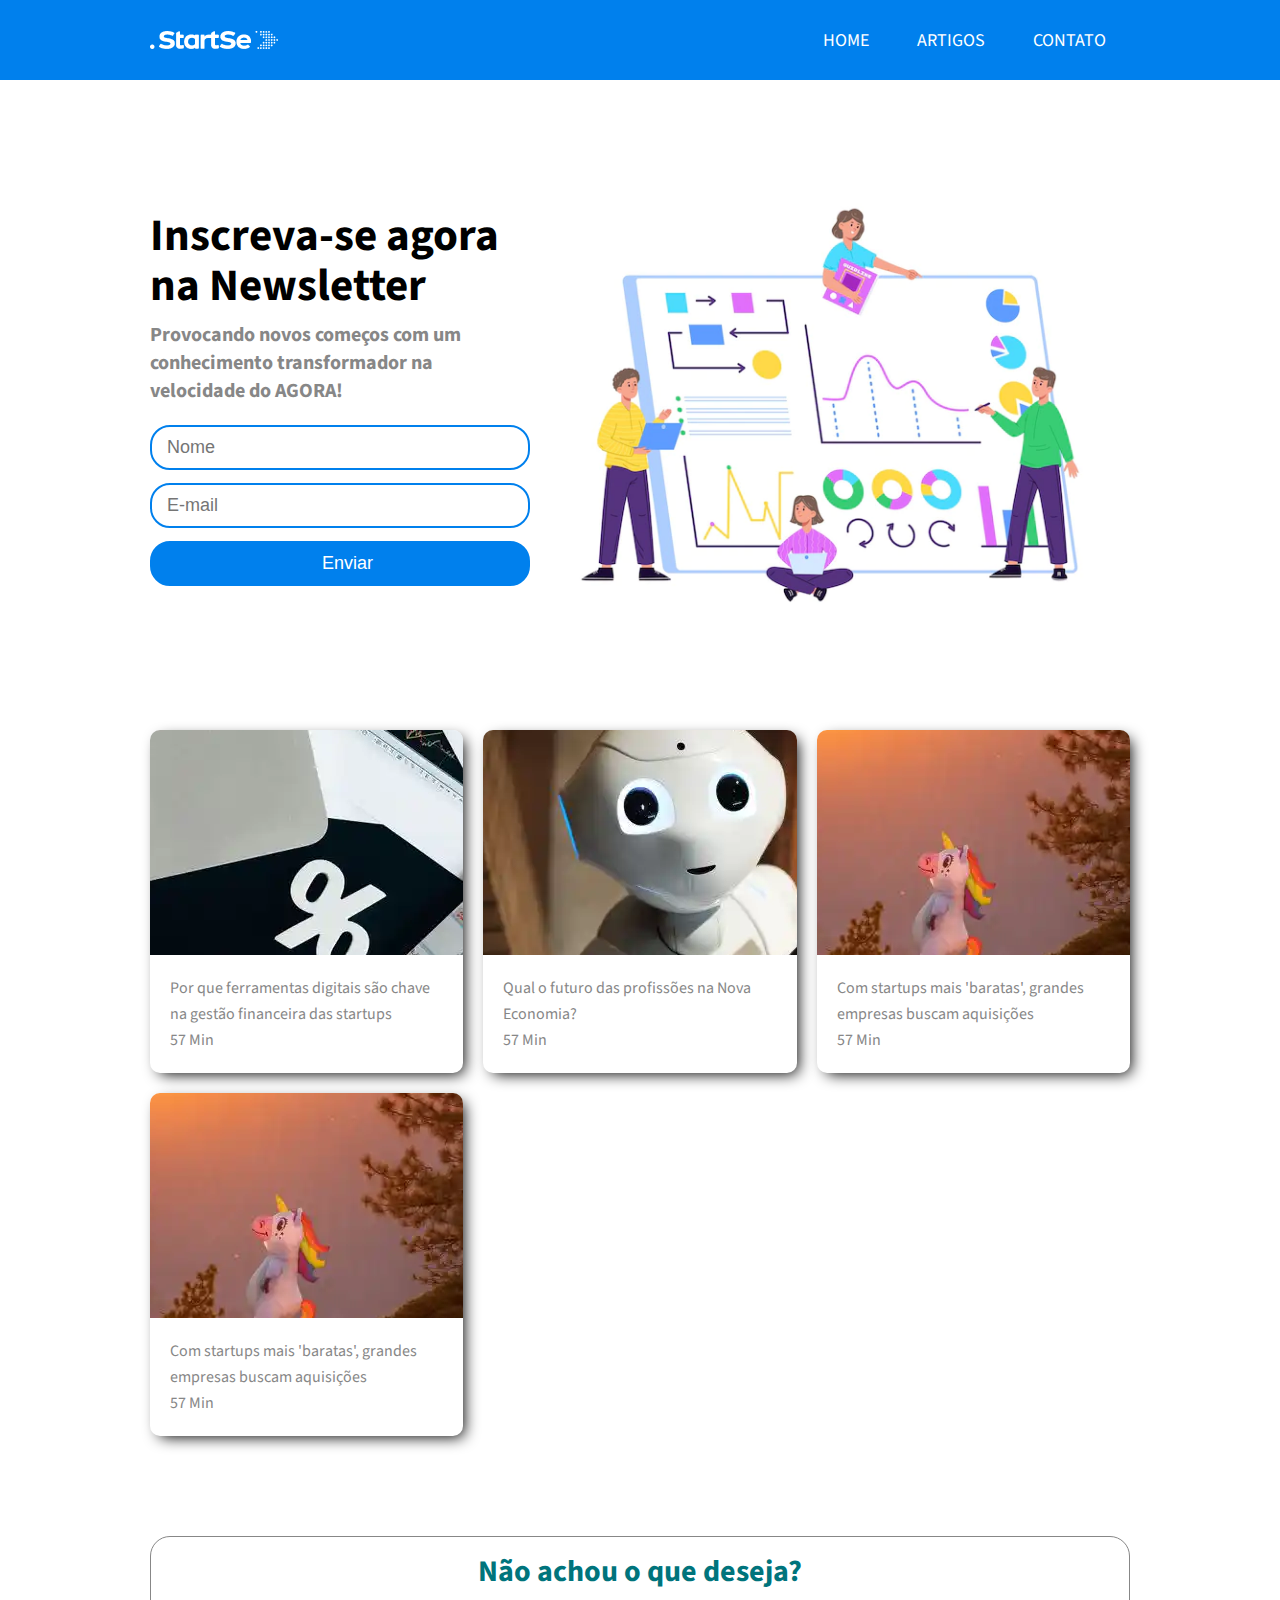
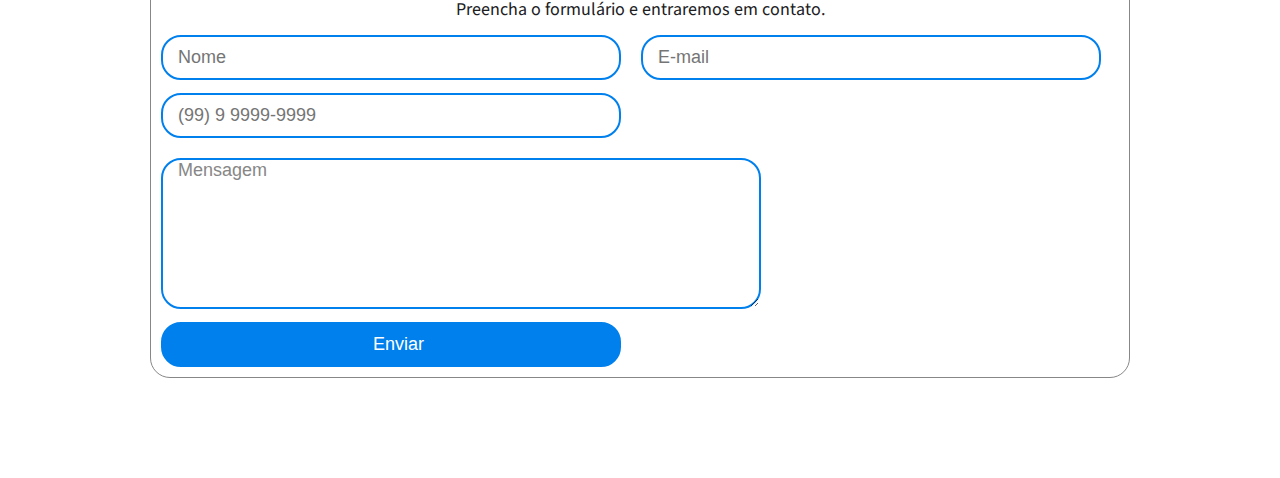
<file: Desafio2/index.html>
<!DOCTYPE html>
<html lang="pt-br">
<head>
    <meta charset="UTF-8">
    <meta http-equiv="X-UA-Compatible" content="IE=edge">
    <meta name="viewport" content="width=device-width, initial-scale=1.0">
    <title>StartSe</title>
    <link rel="shortcut icon" href="images/favicon.ico" type="image/x-icon">
    <link rel="stylesheet" href="estilo/style.css">
    <link rel="stylesheet" href="estilo/responsive.css">
</head>
<body>
    <header>
        <section class="container">
            <img src="images/image.png" alt="logo">
            <section class="menu-section">
                <section class="container-menu">
                    <input type="checkbox" id="checkbox-menu">
                    <label class="menu-button-container" for="checkbox-menu">
                        <span></span>
                        <span></span>
                        <span></span>
                    </label>
                    <nav>
                        <ul class="menu">
                            <li><a href="#home">Home</a></li>
                            <li><a href="#artigos">Artigos</a></li>
                            <li><a href="#form">Contato</a></li>
                        </ul>
                    </nav>
                </section>
            </section>
        </section>
    </header>
    <main id="home">
        <section class="container-main">
            <div>
                <h2><span>Inscreva-se agora</span></h2>
                <h2>na Newsletter</h2>
                <h3>Provocando novos começos com um conhecimento transformador na velocidade do AGORA!</h3>
                <form action="" id="formu">
                    <input type="text" placeholder="Nome">
                    <input type="email" placeholder="E-mail">
                    <input type="submit" value="Enviar" id="botao">
                </form>
            </div>
            <img src="images/register.webp" alt="">
        </section>
    </main>
    <section class="cards" id="artigos">
        <a href="https://www.startse.com/artigos/ferramentas-digitais-sao-chave-na-gestao-financeira-das-startups">
            <div class="card">
                <div class="image">
                    <img src="images/comp.webp" alt="">
                </div>
            
                <div class="content">
                    <p class="title text--medium">Por que ferramentas digitais são chave na gestão financeira das startups</p> <!--Este parágrafo possui 2 classes: title e text--medium-->
                    <div class="info">
                        <p class="text--medium">57 Min</p>
                    </div>
                </div>
            </div>
        </a>
        <a href="artigo/artigo_one/artigo01.html">
            <div class="card">
                <div class="image">
                    <img src="images/futuro.webp" alt="">
                </div>
            
                <div class="content">
                    <p class="title text--medium">Qual o futuro das profissões na Nova Economia?</p>
                    <div class="info">
                        <p class="text--medium">57 Min</p>
                    </div>
                </div>
            </div>
        </a>
        <div class="card">
            <div class="image">
                <img src="images/unicornio.webp" alt="">
            </div>
        
            <div class="content">
                <p class="title text--medium">Com startups mais 'baratas', grandes empresas buscam aquisições</p>
                <div class="info">
                    <p class="text--medium">57 Min</p>
                </div>
            </div>
        </div>
        <div class="card">
            <div class="image">
                <img src="images/unicornio.webp" alt="">
            </div>
        
            <div class="content">
                <p class="title text--medium">Com startups mais 'baratas', grandes empresas buscam aquisições</p>
                <div class="info">
                    <p class="text--medium">57 Min</p>
                </div>
            </div>
        </div>
    </section>
    <section id="form">
        <div class="texto">
            <h2>Não achou o que deseja?</h2>
            <p>Preencha o formulário e entraremos em contato.</p>
        </div>
        <div class="formulario">
            <form action="" id="formular">
                <input type="text" placeholder="Nome" class="infone" id="nome">
                <input type="email" placeholder="E-mail" class="infone"><br>
                <input type="tel" placeholder="(99) 9 9999-9999"  class="infone" id="tel"><br>
                <textarea name="mensagem" id="msg" cols="60" rows="7">Mensagem</textarea>
                <input type="submit" value="Enviar" id="bot">
            </form>
        </div>
        
    </section>
</body>
</html>
</file>
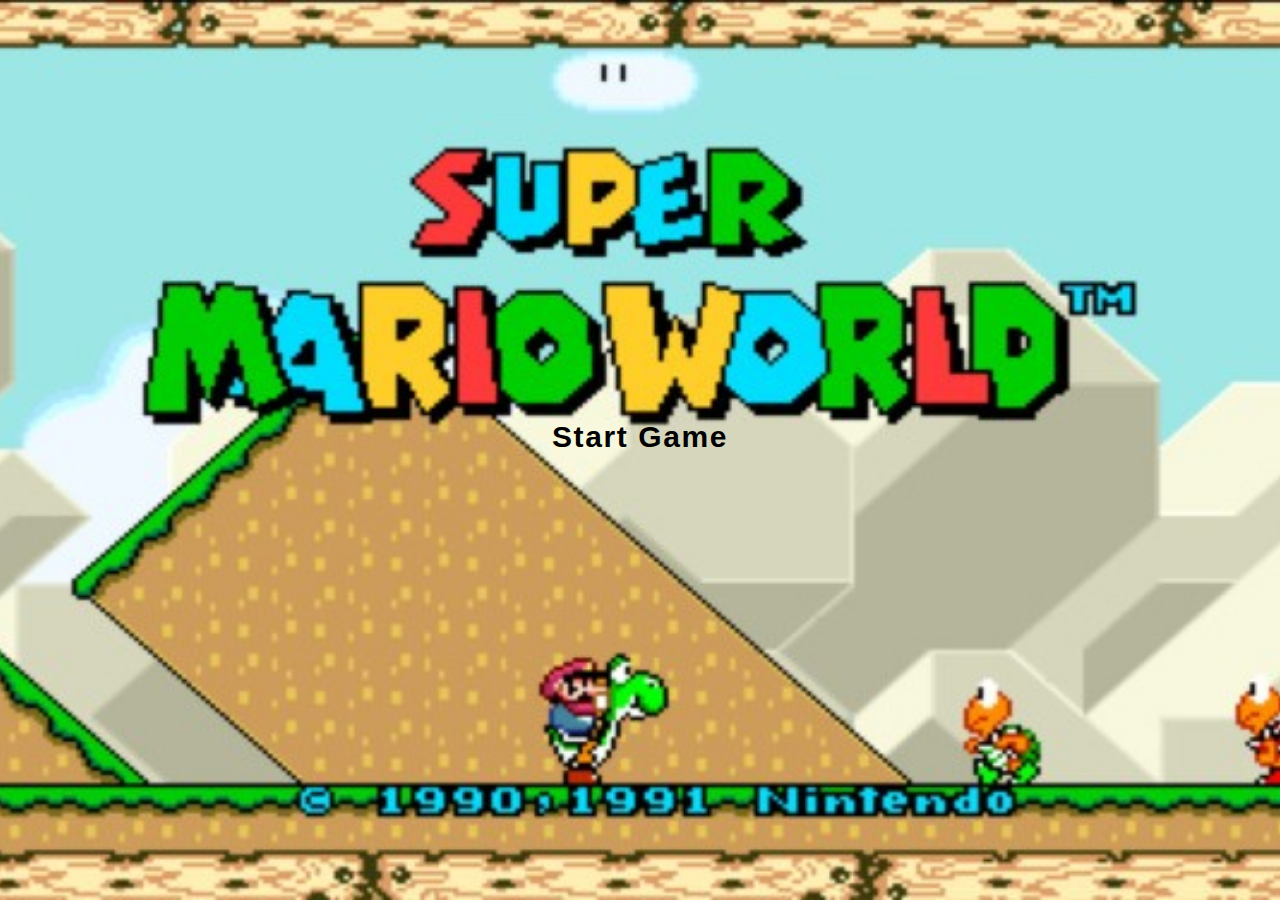
<file: Desafio3/index.html>
<!DOCTYPE html>
<html lang="pt-br">

<head>
    <meta charset="UTF-8">
    <meta http-equiv="X-UA-Compatible" content="IE=edge">
    <meta name="viewport" content="width=device-width, initial-scale=1.0">
    <title>Super Mario</title>
    <style>
        * {
            margin: 0px;
            padding: 0px;
        }

        div.container {
            background-image: url('imagens/menuimg.jpg');
            background-position: center center;
            background-repeat: no-repeat;
            background-size: cover;
            background-attachment: fixed;
            height: 100vh;
            width: 100vw;
            display: flex;
            justify-content: center;
        }

        .start {
            width: 180px;
            height: 50px;
            color: black;
            font-family: 'Kdam Thmor Pro', sans-serif;
            font-weight: bold;
            font-size: 30px;
            text-decoration: none;
            letter-spacing: 0.1rem;
            text-align: center;
            margin-top: 400px;
            padding-top: 20px;
            border-radius: 10px;
            transition: 0.5s;
        }

        .start:hover {
            color: red;
            background: rgba(255, 255, 255, 0.26);
        }
    </style>
</head>

<body>
    <div class="container">
        <a href="game.html" class="start">Start Game</a>
        <audio id="menuAudio" src="audio/smw_game_over.wav" autoplay></audio>
    </div>
    
</body>
<script>
    const musicTheme = document.querySelector('#menuAudio')
    musicTheme.play()
</script>
</html>
</file>
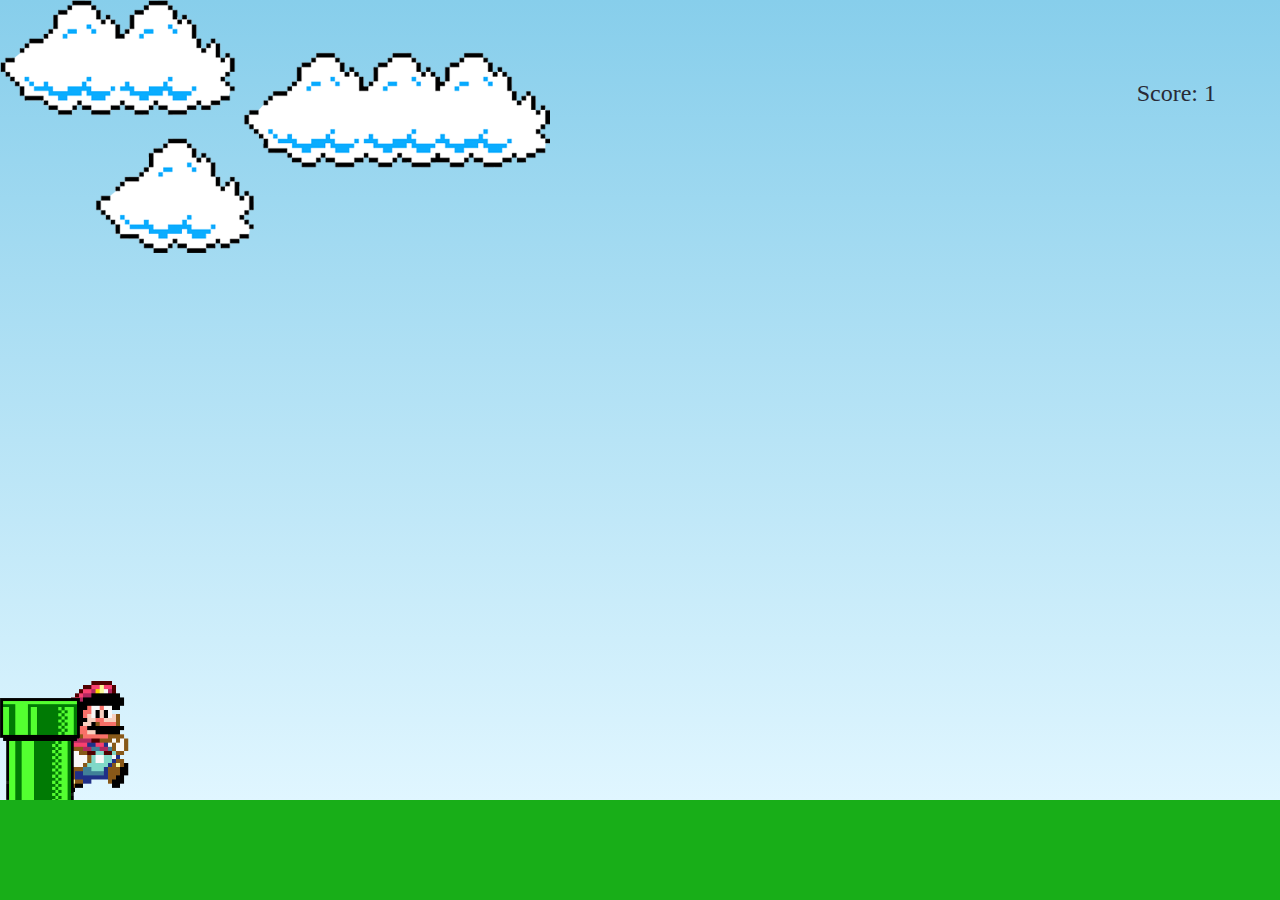
<file: Desafio3/game.html>
<!DOCTYPE html>
<html lang="pt-br">
<head>
    <meta charset="UTF-8">
    <meta http-equiv="X-UA-Compatible" content="IE=edge">
    <meta name="viewport" content="width=device-width, initial-scale=1.0">
    <title>Super Mario</title>
    <link rel="stylesheet" href="estilo/style.css">
</head>
<body>
    <div class="game">
        <div>
            <img src="imagens/clouds-gamer.png" class="cloud-game">
            <img src="imagens/super-mario.gif" class="super-mario">
            <img src="imagens/pipe-game.png" class="pipe-game">
            <input id="restart" type="button" value="Restart" onClick="document.location.reload(true)">
            <div id="score">Score: 0</div>
            <div id="gameOver"><img src="imagens/gameover.gif" id="gif"></div>
            <div id="menu"><a href="index.html">Voltar ao menu</a></div>
            <audio id="audioJump" src="audio/smw_jump.wav"></audio>
            <audio id="audioMorte" src="audio/smw_lost_a_life.wav"></audio>
            <audio id="musictheme" src="audio/smw_overworld.mp3" autoplay></audio>

        </div>
    </div>
    
    <script src="javascript/script.js"></script>
</body>
</html>
</file>
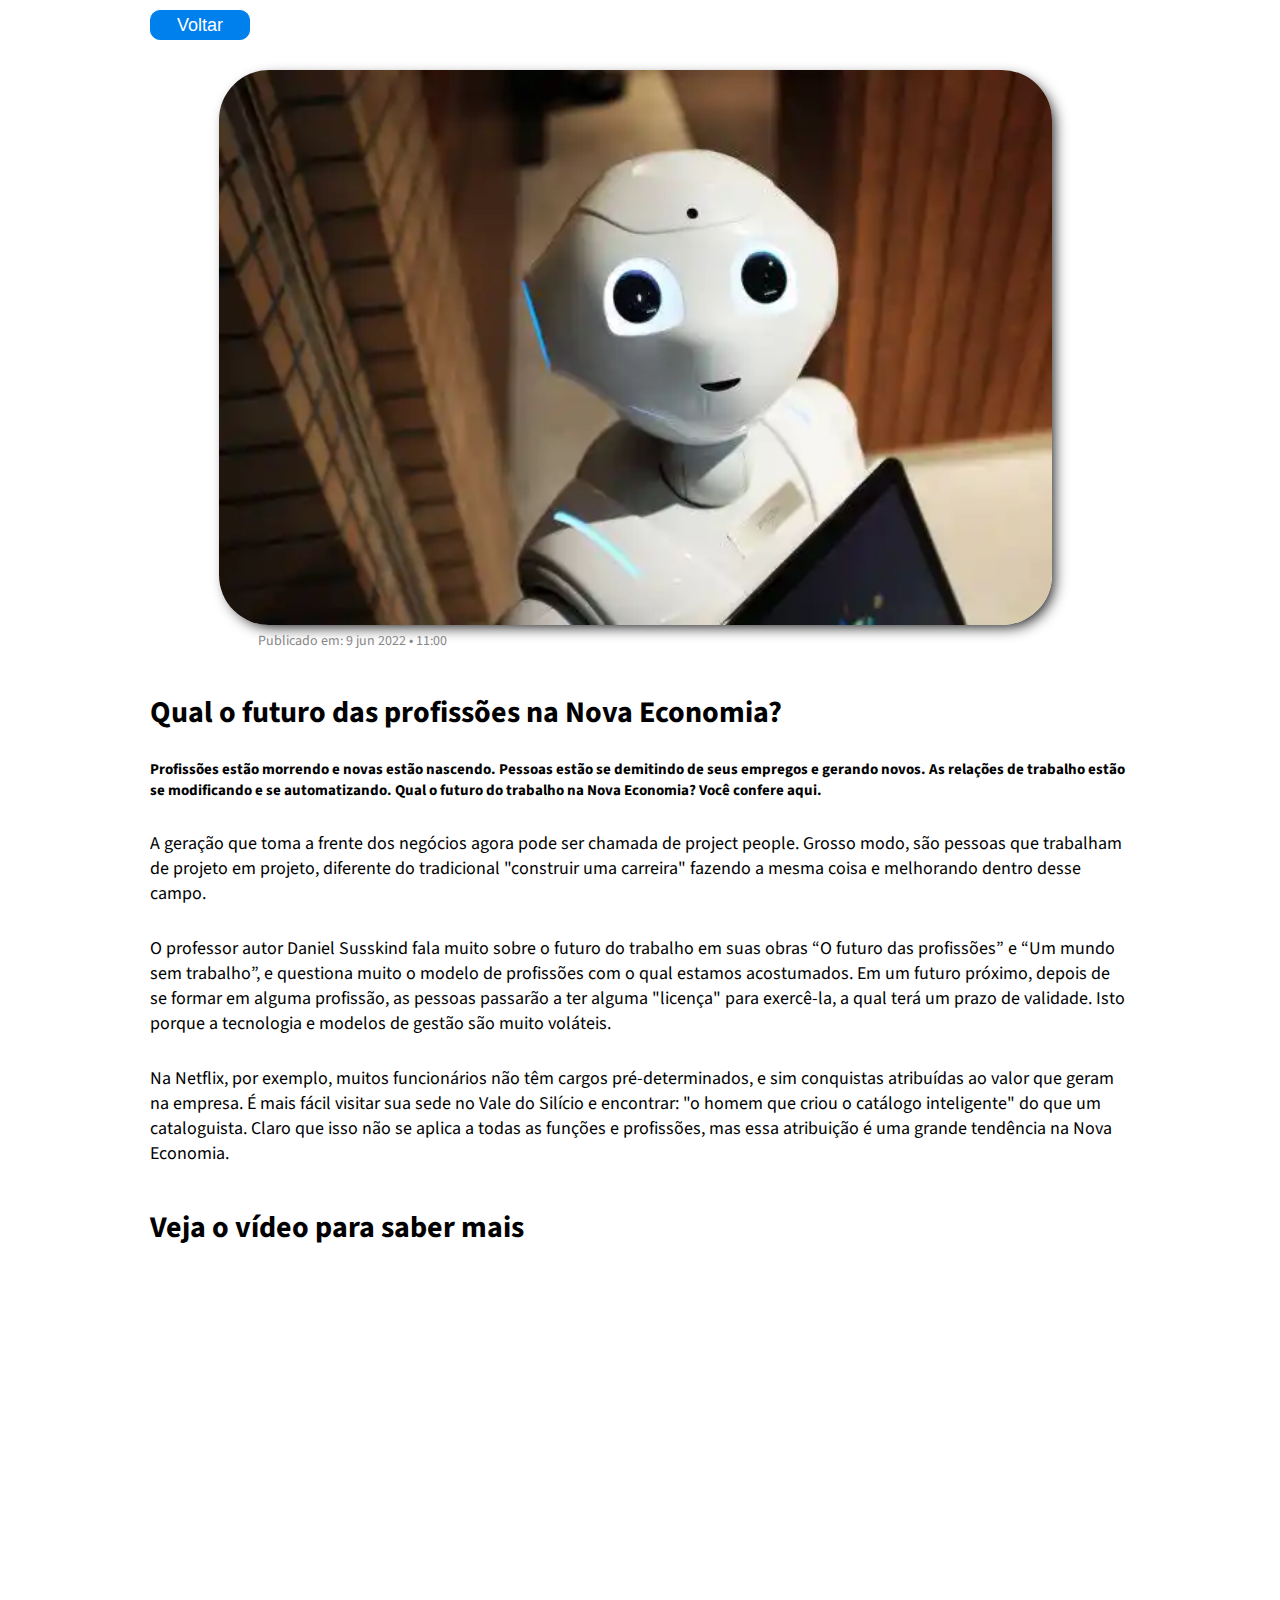
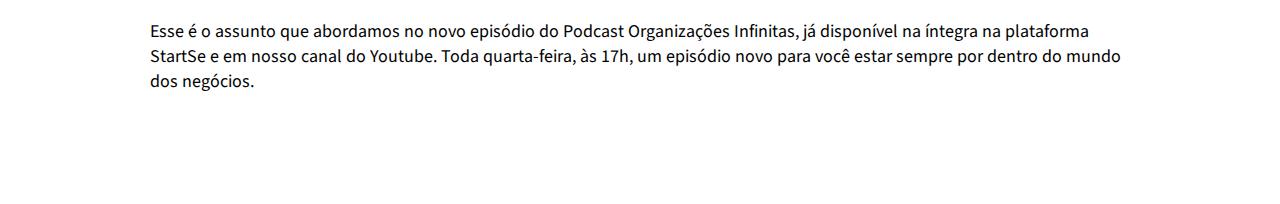
<file: Desafio2/artigo/artigo_one/artigo01.html>
<!DOCTYPE html>
<html lang="pt-br">
<head>
    <meta charset="UTF-8">
    <meta http-equiv="X-UA-Compatible" content="IE=edge">
    <meta name="viewport" content="width=device-width, initial-scale=1.0">
    <link rel="shortcut icon" href="../../images/favicon.ico" type="image/x-icon">
    <link rel="stylesheet" href="artigo_style.css">
    <title>Qual o futuro das profissões na Nova Economia?</title>
</head>
<body>
    <section>
        <div>
            <a href="../../index.html"><button>Voltar</button></a>
        </div>
        <img src="../../images/futuro.webp" alt="">
        <p class="publication">Publicado em: 9 jun 2022 • 11:00</p>
        <h1>Qual o futuro das profissões na Nova Economia?</h1>
        <h5>Profissões estão morrendo e novas estão nascendo. Pessoas estão se demitindo de seus empregos e gerando novos. As relações de trabalho estão se modificando e se automatizando. Qual o futuro do trabalho na Nova Economia? Você confere aqui.</h5>
        <p>A geração que toma a frente dos negócios agora pode ser chamada de project people. Grosso modo, são pessoas que trabalham de projeto em projeto, diferente do tradicional "construir uma carreira" fazendo a mesma coisa e melhorando dentro desse campo.</p>
        <p>O professor autor Daniel Susskind fala muito sobre o futuro do trabalho em suas obras “O futuro das profissões” e “Um mundo sem trabalho”, e questiona muito o modelo de profissões com o qual estamos acostumados. Em um futuro próximo, depois de se formar em alguma profissão, as pessoas passarão a ter alguma "licença" para exercê-la, a qual terá um prazo de validade. Isto porque a tecnologia e modelos de gestão são muito voláteis.</p>
        <p>Na Netflix, por exemplo, muitos funcionários não têm cargos pré-determinados, e sim conquistas atribuídas ao valor que geram na empresa. É mais fácil visitar sua sede no Vale do Silício e encontrar: "o homem que criou o catálogo inteligente" do que um cataloguista. Claro que isso não se aplica a todas as funções e profissões, mas essa atribuição é uma grande tendência na Nova Economia.</p>
        <h2>Veja o vídeo para saber mais</h2>
        <div class="content-video">
            <iframe width="560" height="315" src="https://www.youtube.com/embed/3TuyVu5RicM" title="YouTube video player" frameborder="0" allow="accelerometer; autoplay; clipboard-write; encrypted-media; gyroscope; picture-in-picture" allowfullscreen></iframe>
        </div>
        <p>Esse é o assunto que abordamos no novo episódio do Podcast Organizações Infinitas, já disponível na íntegra na plataforma StartSe e em nosso canal do Youtube. Toda quarta-feira, às 17h, um episódio novo para você estar sempre por dentro do mundo dos negócios.</p>
    </section>
</body>
</html>
</file>
<file: Desafio2/estilo/style.css>
@charset "UTF-8";
@import url('https://fonts.googleapis.com/css2?family=Source+Sans+Pro:ital,wght@0,300;0,400;0,700;1,400&display=swap');

:root {
    --fonte1: Arial, Helvetica, sans-serif;
    --fonte2: 'Source Sans Pro', sans-serif;
    --cor1: #0080ed;
    --cor2: #00747C;
    --cor3: #0094C9;
    --cor4: #878787;
    --cor5: #202022;
}

* {
    box-sizing: border-box;
    margin: 0px;
    padding: 0px;
    outline: 0px;
}

html, body {
    font-family: var(--fonte2);
    text-rendering: optimizeLegibility;  /* Ajuda a manter a legibilidade boa, quando da zoom por exemplo */
    -webkit-font-smoothing: antialiased; /* Ajuda a manter a legibilidade boa, quando da zoom por exemplo */
}

/*HEADER*/

header {
    background-color: var(--cor1);
}

#checkbox-menu {
    display: none;
}

header .container {
    display: flex; /*Os elementos tem comportamento inline. Ficam do lado do outro. Ajuda na responsividade*/
    align-items: center;
    justify-content: space-between; /* A propriedade justify-content alinha os itens do contêiner flexível quando os itens não usam todo o espaço disponível no eixo principal (horizontal). O space-between faz com que os itens tenham espaço entre eles */
    max-width: 980px; /*Quando a tela fica mais de 980px, evita o menu de ficar no extremo canto direito*/
    height: 80px;
    margin: auto; /*Centraliza os emelentos na horizontal. Com o max-width, os elementos do meu e a logo da stratse não ficam nos extremos da tela quando passa de 980px*/
}

header .container img {
    cursor: pointer;
}

header nav ul {
    display: flex;
}

header nav ul li {
    list-style: none;
}

header nav ul li a {
    text-decoration: none;
    color: white;
    text-transform: uppercase;
    font-size: 18px;
    padding: 24px;
    transition: all 250ms linear 0s; /*A propriedade de transição é uma propriedade abreviada para: transition-property, transition-duration, transition-timing-function, transition-delay. Vai fazer uma animação nos links do menu quando entra ou atualiza a página*/
}

header nav ul li a:hover {
    background-color: rgba(255, 255, 255, 0.13);
}

/*MAIN*/

main {
    margin-bottom: 100px;
}

main .container-main {
    display: flex;
    align-items: center;
    justify-content: space-between;
    max-width: 980px;
    margin: 100px auto 0px auto;
}

main .container-main img {
    width: 600px;
}

h2 {
    color: black;
    font-size: 45px;
    line-height: 50px;
    font-weight: bold;
}

h3 {
    color: var(--cor4);
    font-size: 20px;
    line-height: 28px;
    margin: 10px 0px;
}

.container-main form {
    margin-top: 20px;
}

.container-main form input {
    width: 380px;
    padding-left: 15px;
    font-size: 18px;
    height: 45px;
    margin-bottom: 13px;
    border-radius: 20px;
    border: 2px solid var(--cor1);
}

form #botao {
    background-color: var(--cor1);
    color: white;
}

form #botao:hover {
    cursor: pointer;
    background-color: var(--cor3);
    transform: translateY(-2px);
}

/*SECTION CARDS*/
section a {
    text-decoration: none;
}

.cards {
    width: 90%;
    max-width: 980px;
    margin: auto;
    display: grid;
    grid-template-columns: repeat(auto-fit, minmax(250px, 1fr));
    grid-gap: 20px;
}

.text--medium {
    font-size: 16px;
    line-height: 26px;
    font-weight: 400;
    color: var(--cor4);
}

.card {
    display: flex;
    flex-direction: column; /*Os itens flexíveis são exibidos verticalmente, como uma coluna*/
    cursor: pointer;
    box-shadow: 5px 5px 15px -4px black;
    transition: all 0.3s ease 0s;
    border-radius: 10px;
}

.card:hover {
    transform: translateY(-7px); /*Faz o card subir o eixo y para cima quando o cursor estiver em cima*/
}

.image {
    width: 100%;
    padding-top: 56.25%;
    overflow: hidden; /*controlar o comportamento dos elementos de blocos (imagem aqui no caso) quando o conteúdo é maior do que os limites do elemento*/
    position: relative;
    border-radius: 10px 10px 0px 0px;
    height: 225px;
}

.image img {
    position: absolute;
    border-radius: 10px;
    top: 50%;
    left: 50%;
    transform: translate(-50%, -50%);
}

.content {
    margin: 20px;
}

.title {
    margin-bottom: 0px; /*Usando para nada*/
}

/*DESAFIO*/


#form {
    font-size: 100px;
    
    border: 1px solid var(--cor4);
    border-radius: 20px;
    margin: 100px auto;
    max-width: 980px;
    padding: 10px;
}

.formulario > form {
    line-height: 20px;
}

input.infone, input#bot {
    width: 460px;
    padding-left: 15px;
    font-size: 18px;
    height: 45px;
    border-radius: 20px;
    border: 2px solid var(--cor1);
}

input#bot {
    background-color: var(--cor1);
    color: white;
    cursor: pointer;
}

input#tel {
    margin-bottom: 20px;
}

#msg {
    width: 600px;
    font-family: var(--fonte1);
    font-size: 18px;
    padding-left: 15px;
    border-radius: 20px;
    border: 2px solid var(--cor1);
    color: var(--cor4);
}

section .texto {
    text-align: center;
}

section .texto > h2 {
    font-size: 0.3em;
    color: var(--cor2);
}

section .texto > p {
    font-size: 18px;
    color: var(--cor5);
}
</file>
<file: Desafio2/estilo/responsive.css>
@charset "UTF-8";

:root {
    --cor1: #0080ed;
    --cor2: #00747C;
    --cor3: #0094C9;
    --cor4: #878787;
    --cor5: #202022;
}

@media (max-width: 1000px) { /*Tudo isso será aplicado se a tela tiver uma largura menor que 1000px, ou seja, se a tela tiver uma largaura de até 1000px, tudo isso será aplicado*/
    .container {
        padding: 0px 20px;
    }
    
    main .container-main div {
        margin: auto;
    }
    
    main .container-main img {
        display: none;
    }

    h2 {
        margin-left: 50px;
    }

    div h3 {
        margin-left: 50px;
    }

    #formu {
        display: flex;
        flex-direction: column;        
        align-items: center;        
        width: 100%;        
        padding-top: 30px;
        text-align: center;        
    }

    
    /*
    section #form {
        height: 600px;
    }*/
}

@media (max-width: 980px) {
    #formu input {
        margin: 12px;
    }

    #formular {
        padding-top: 30px;
        text-align: center; 
    }
}

@media (max-width: 630px) {
    .menu-button-container {
        display: flex;
    }

    .menu {
        position: absolute;
        margin-top: 30px;
        flex-direction: column;
        width: 100vw; /*Faz o menu ocupar toda a largura da tela*/
        justify-content: center;
        align-items: center;
        left: 100%; /*Faz o menu ficar posicionado totalmente a esquerda quando acionado. Sem essa opção, o menu ficaria parte escondido não ficando alinhado a esquerda.*/
        transform: translateX(100vw); /*Ta jogando o menu mais ainda para a direita quando não aconado do menu*/
        transition: 0.5 ease transform; /*Nem to vendo diferença com esse comando*/
    }

    .menu > li {
        display: flex; /*Faz o menu ter as aplicabilidades de alinhamento horizontal e vertical*/
        justify-content: center; /*Nem to vendo função, os topicos do menu já estão centralizados sem esse comando*/
        margin: 0px; /*Nem o margin nem o padding está fazendo diferença*/
        padding: 0px;
        width: 100%; /*Fz cada item do menu ocupar toda a largura da tela. Esse comando é complementar ao width de cima*/
        color: white; /*Não faz diferença. A letra já está branca sem esse comando*/
        background-color: var(--cor1);
        border-radius: 5px;
    }

    .menu > li:not(:last-child) {
        border-bottom: 1px solid white; /*Aplica uma borda na parte inferior em todos os elementos do menu menos no último*/
    }

    .menu li a { 
        flex: 1; /*Deixa os links clicáveis em toda a extensão do menu*/
        text-align: center;
    }

    main .container-menu img {
        display: none; /*Ta fazendo nada isso. No main não tem container-menu. Tem apenas container-main*/
    }

    label {
        position: relative;
        cursor: pointer;
        display: block;
        height: 22px;
        width: 30px;
    }

    label span {
        position: absolute;
        display: block;
        height: 5px;
        width: 100%;
        background-color: white;
        border-radius: 30px;
        transition: 0.25s ease-in-out;
    }

    label span:nth-child(1) { /*Todos os 3 spans estão um em cima do outro. Essas definições deixam eles um em baixo do outro*/
        top: 0;
    }

    label span:nth-child(2) {
        top: 8px;
    }

    label span:nth-child(3) {
        top: 16px;
    }

    #checkbox-menu:checked + label span:nth-child(1) { /*Faz o span do topo rotacionar -45 graus quando clicado no menu das 3 barrinhas*/
        transform: rotate(-45deg);
        top: 8px;
    }

    #checkbox-menu:checked + label span:nth-child(2) { /*Faz o span do meio sumir quando clicado no menu das 3 barrinhas*/
        opacity: 0;
    }

    #checkbox-menu:checked + label span:nth-child(3) { /*Faz o span de baixo rotacionar 45 graus quando clicado no menu das 3 barrinhas*/
        transform: rotate(45deg);
        top: 8px;
    }

    nav.menu {
        width: 100%;
    }

    #checkbox-menu:checked~nav .menu {
        transform: translateX(-100vw);
        transition: 0.5s ease transform;
    }

    #msg {
        width: 400px;
        margin: auto;
    }
}
</file>
<file: Desafio3/estilo/style.css>
@charset "UTF-8";

* {
    margin: 0px;
    padding: 0px;
    box-sizing: border-box;
}

.game {
    width: 100%;
    height: 100vh;
    border-bottom: 100px solid rgb(24, 174, 24);
    margin: 0 auto;
    position: relative;
    overflow: hidden;
    background: linear-gradient(#87ceeb, #e0f6ff);
}

#score {
    position: absolute;
    left: 70% - 250px;
    top: 80px;
    right: 5%;
    font-size: 1.5em;
    color: #282a36;
}

#restart {
    position: absolute;
    background: none;
    border: none;
    font-size: 50px;
    left: 50%;
    top: 50%;
    transform: translate(-50%, 150%);
    width: 200px;
    cursor: pointer;
    color: black;
    transition: 0.5s;
    display: none;
}

#restart:hover {
    background: rgba(255, 255, 255, 0.356);
    color: red;
}

#gameOver {
    position: absolute;
    left: 50%;
    top: 50%;
    transform: translate(-50%, -50%);
    display: none;
}

#gif {
    width: 300px;
}

#menu {
    position: absolute;
    left: 50%;
    top: 50%;
    transform: translate(-50%, 100%);
    height: 200px;
}

#menu {
    display: none;
}

#menu a {
    text-decoration: none;
    color: rgb(206, 206, 4);
    font-family: 'Kdam Thmor Pro', sans-serif;
    font-size: 30px;
    transition: 0.5s;
}

#menu a:hover {
    font-weight: bold;
    text-shadow: 1px 1px 1px;
}

.pipe-game {
    position: absolute;
    bottom: 0px;
    width: 80px;
    animation: pipe-animation 1.5s infinite linear;
}

.super-mario {
    position: absolute;
    width: 150px;
    bottom: 0px;
}

.jump-mario {
    animation: mario-animation 500ms ease-out;
}

.mario-morte {
    animation: mario-death 2s forwards 1 linear,
    dissapear 0s ease;
}

.cloud-game {
    position: absolute;
    width: 550px;
    animation: cloud-animation 20s infinite linear;
}

@keyframes pipe-animation {
    from {
        right: -80px;
    }

    to {
        right: 100%;
    }
}

@keyframes cloud-animation {
    from {
        right: -550px
    }

    to {
        right: 100%
    }
}

@keyframes mario-animation {
    0% {
        bottom: 0px;
    }

    40% {
        bottom: 180px;
    }

    50% {
        bottom: 180px;
    }

    60% {
        bottom: 180px;
    }

    70% {
        bottom: 180px;
    }

    100% {
        bottom: 0px;
    }
}

@keyframes mario-death {
    0% {
        bottom: 0px;
    }

    10% {
        bottom: 100px;
    }

    20% {
        bottom: 100px;
    }

    30% {
        bottom: 100px;
    }

    40% {
        bottom: 100px;
    }

    50% {
        bottom: 0px;
    }

    60% {
        bottom: -200px;
    }

    70% {
        bottom: -200px;
    }

    80% {
        bottom: -200px;
    }

    100% {
        bottom: -200px;
    }
}
</file>
<file: Desafio2/artigo/artigo_one/artigo_style.css>
@charset "UTF-8";
@import url('https://fonts.googleapis.com/css2?family=Source+Sans+Pro:ital,wght@0,300;0,400;0,700;1,400&display=swap');

:root {
    --fonte1: Arial, Helvetica, sans-serif;
    --fonte2: 'Source Sans Pro', sans-serif;
    --cor1: #0080ed;
    --cor2: #00747C;
    --cor3: #0094C9;
    --cor4: #878787;
    --cor5: #202022;
}

* {
    box-sizing: border-box;
    margin: 0px;
    padding: 0px;
    outline: 0px;
}

html, body {
    font-family: var(--fonte2);
    text-rendering: optimizeLegibility;  /* Ajuda a manter a legibilidade boa, quando da zoom por exemplo */
    -webkit-font-smoothing: antialiased; /* Ajuda a manter a legibilidade boa, quando da zoom por exemplo */
}

section {
    max-width: 980px;
    margin: auto;
    transform: translateY(-10px);
}

button {
    width: 100px;
    height: 30px;
    margin: 20px 0px 30px 0px;
    border-radius: 10px;
    color: white;
    font-size: 18px;
    background-color: var(--cor1);
    border: 1px solid var(--cor1);
    cursor: pointer;
}

button:hover {
    background-color: var(--cor3);
    transform: translateY(-2px);
}

img {
    width: 85%;
    margin: 0 7%;
    border-radius: 50px;
    box-shadow: 5px 5px 15px -4px black;
    transition: all 0.6s ease 0s;
}

img:hover {
    transform: translateY(-7px);
}

.publication {
    font-size: 14px;
    margin: 0 0 0 11%;
    color: var(--cor4);
}

h1 {
    margin: 40px 0px 25px 0px;
    font-size: 30px;
}

h5 {
    margin: 15px 0px 15px 0px;
    font-size: 15px;
}

h2 {
    margin: 40px 0px 25px 0px;
    font-size: 30px;
}

p {
    margin-top: 30px;
    font-size: 18px;
}

p:last-child {
    padding-bottom: 100px;
}

.content-video {
    display: flex;
    justify-content: center;
}

@media (max-width: 1000px) {
    section {
        padding: 0px 20px;
    }

    h1 {
        font-size: 15px;
    }

    h2 {
        font-size: 15px;
    }

    p {
        font-size: 16px;
    }

    img {
        min-height: 300px;
        object-fit: cover;
    }
}
</file>
